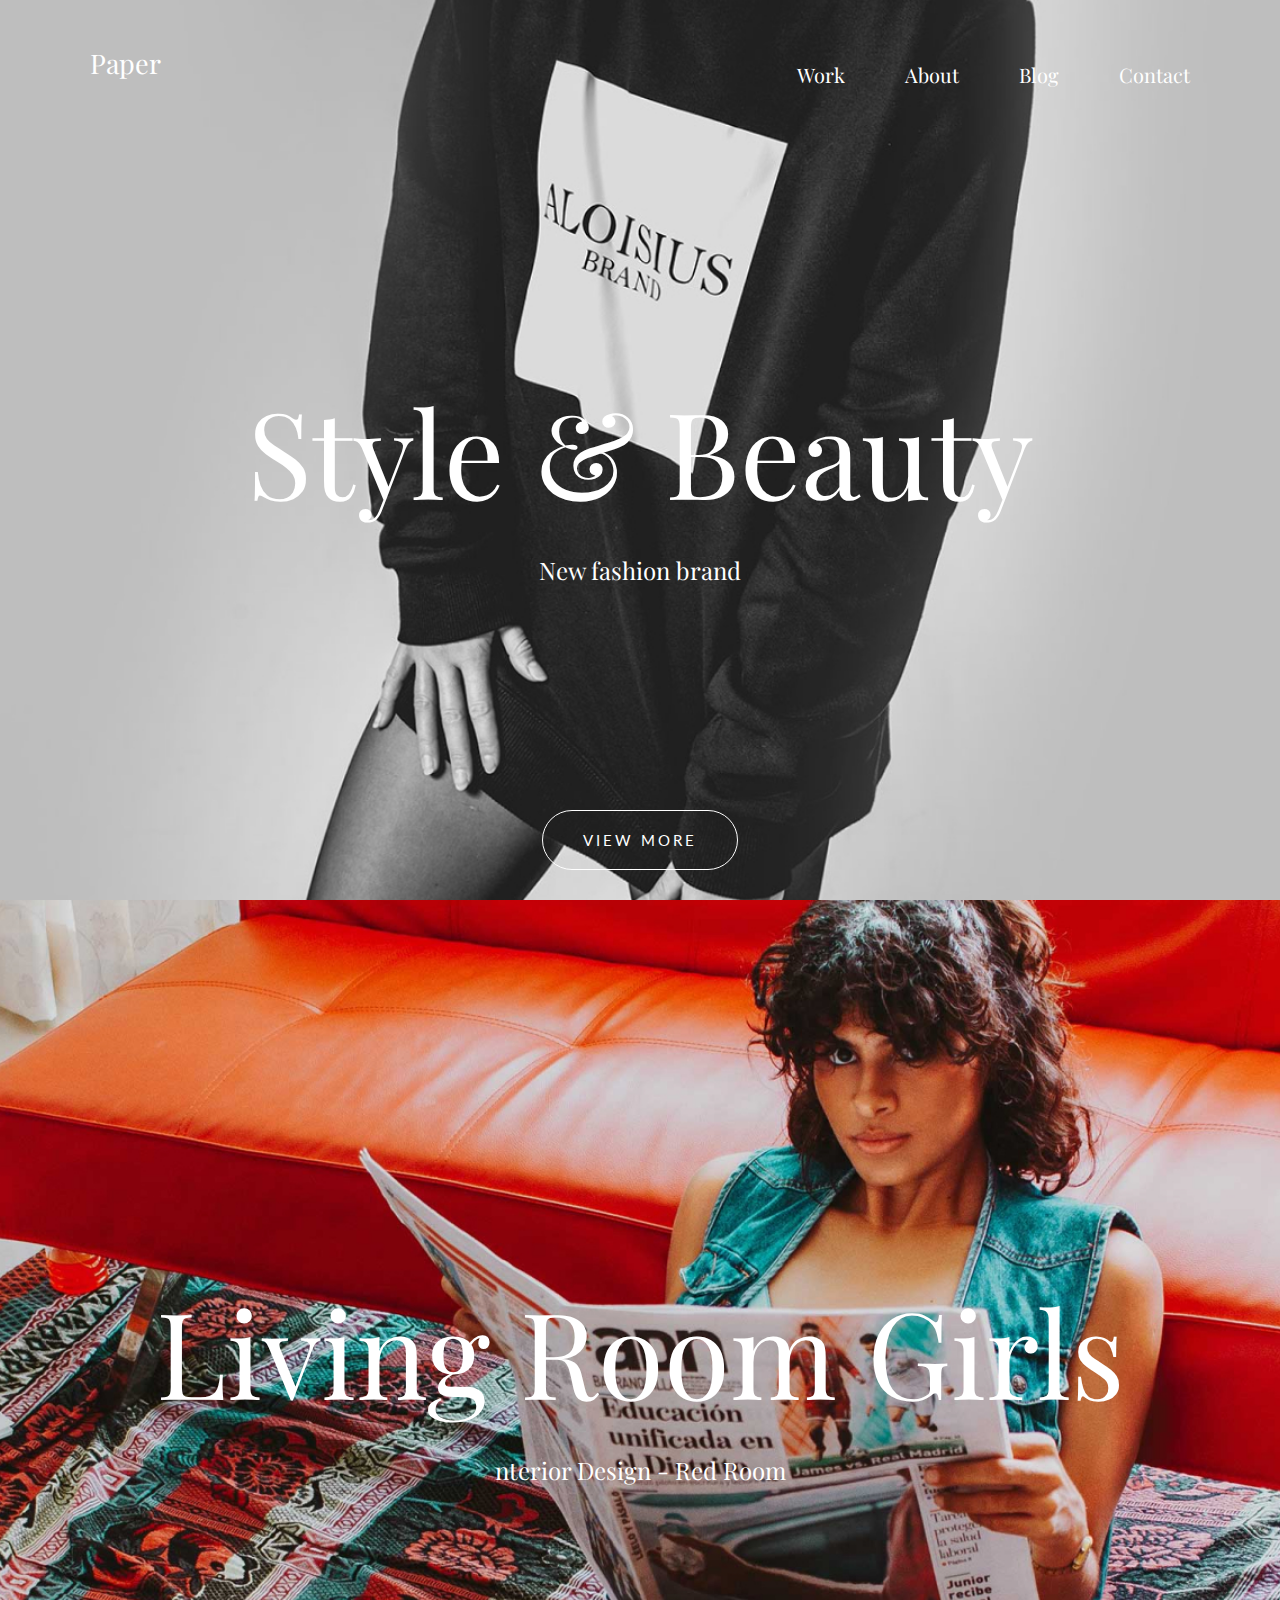
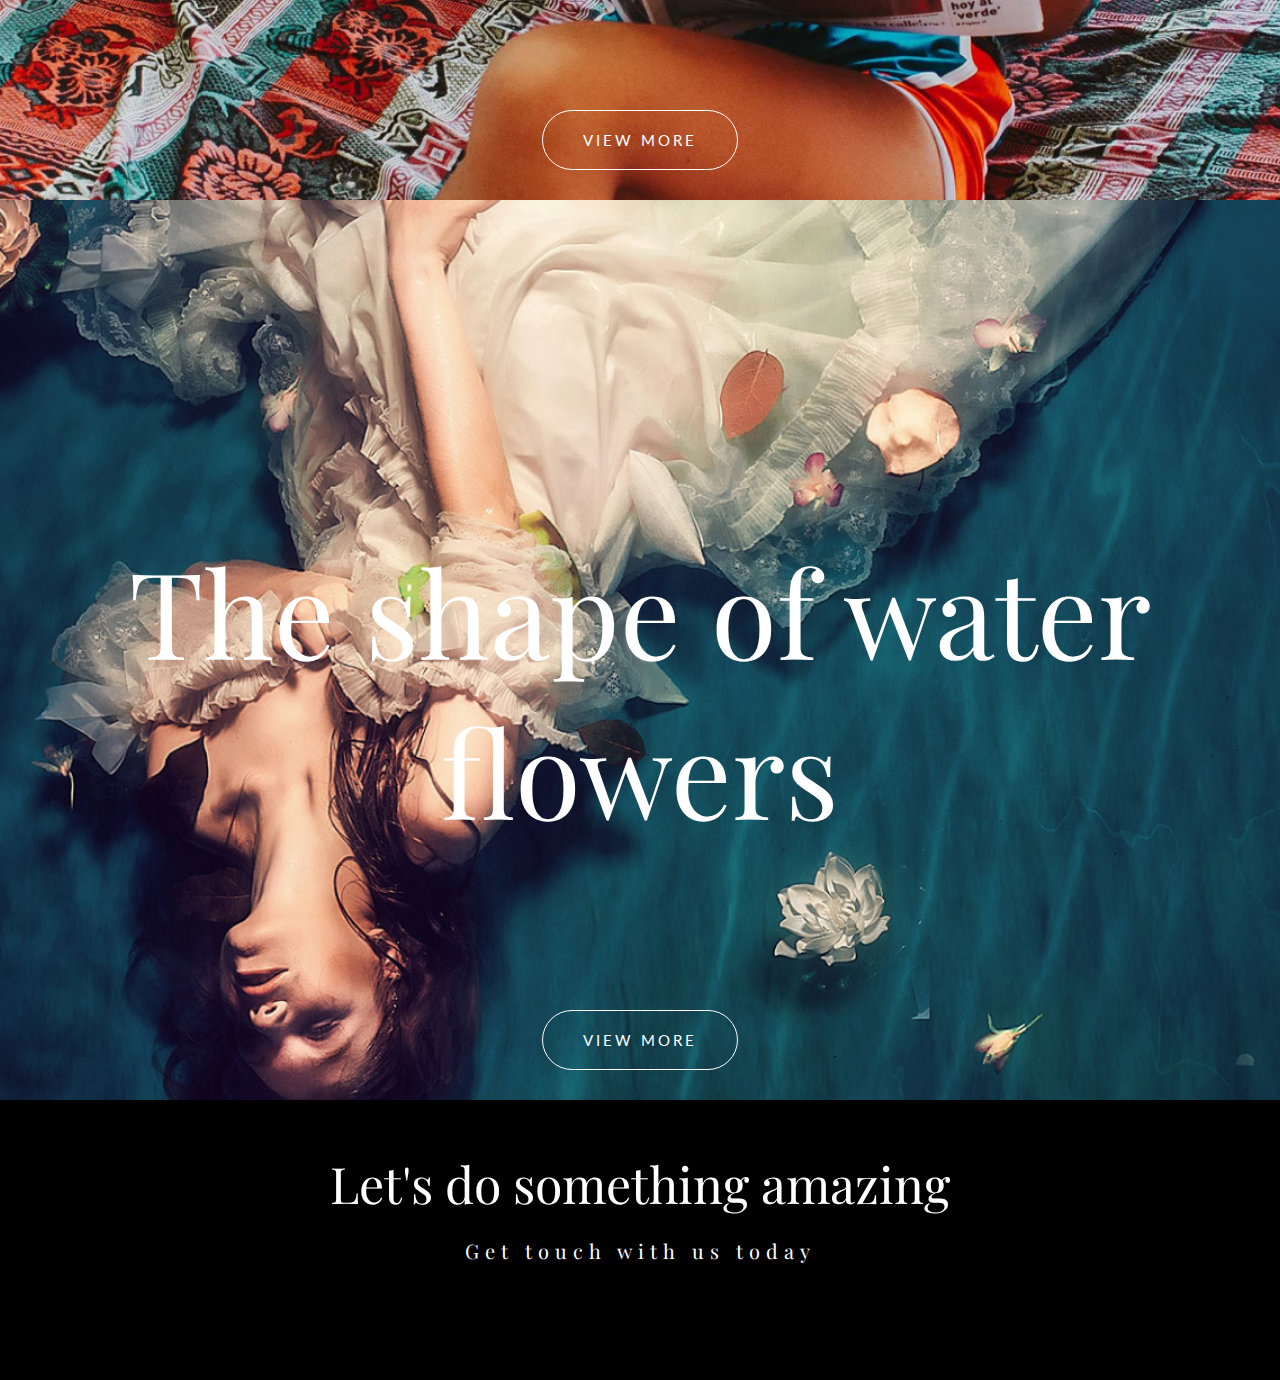
<file: index.html>
<!DOCTYPE html>
<html lang="en">
<head>
<meta charset="UTF-8">
<link rel="stylesheet" href="main.css">
<title>Beautiful Ukraine</title>
<meta name="viewport" content="width=device-width, initial-scale=1, shrink-to-fit=no">
<style>
@import url('https://fonts.googleapis.com/css2?family=Lato:ital,wght@0,100;0,300;0,400;0,700;0,900;1,100;1,300;1,700;1,900&family=Playfair+Display:ital,wght@0,500;0,600;0,700;0,800;0,900;1,400;1,500;1,600;1,700;1,800;1,900&display=swap');
</style>
</head>
<body>
   <div class="home-block">
   	<div class="content-block">
      <div class="nav">
      	   <h2>Paper</h2>
      	   	<ul class="menu">
      	   		<li>Work</li>
      	   		<li>About</li>
      	   		<li>Blog</li>
      	   		<li>Contact</li>
      	   	</ul>
      	   	<button class="menu-open">
      	   	 <img src="img/menu.svg" alt="menu-burger">
      	   </button>
      	   </div>
      	   
      </div>
      <div class="offer">
      	<h1>Style & Beauty</h1>
      	<p>New fashion brand</p>
      </div>
  </div>
      <div class="sec1">
      	<a class="btn" href="index.html">VIEW MORE</a>
      </div>
   </div>
   <div class="second-block">
   	  <div class="offer">
   	  	<h1>Living Room Girls</h1>
   	  	<p>nterior Design - Red Room</p>
   	  </div>
   	  <div class="sec1">
      	<a class="btn" href="index.html">VIEW MORE</a>
      </div>
   </div>
   <div class="third-block">
   	<div class="offer">
   	  	<h1>The shape of water flowers</h1>
   	  	
   	  </div>
   	  <div class="sec1">
      	<a class="btn" href="index.html">VIEW MORE</a>
      </div>  
   </div>
   <div class="footer">
   	  <h1>Let's do something amazing</h1>
   	  <p>Get touch with us today</p>
   </div>
   
	<script src="https://code.jquery.com/jquery-3.5.1.slim.min.js"></script>
	<script src="js/main.js"></script>
</body>
</html>
</file>
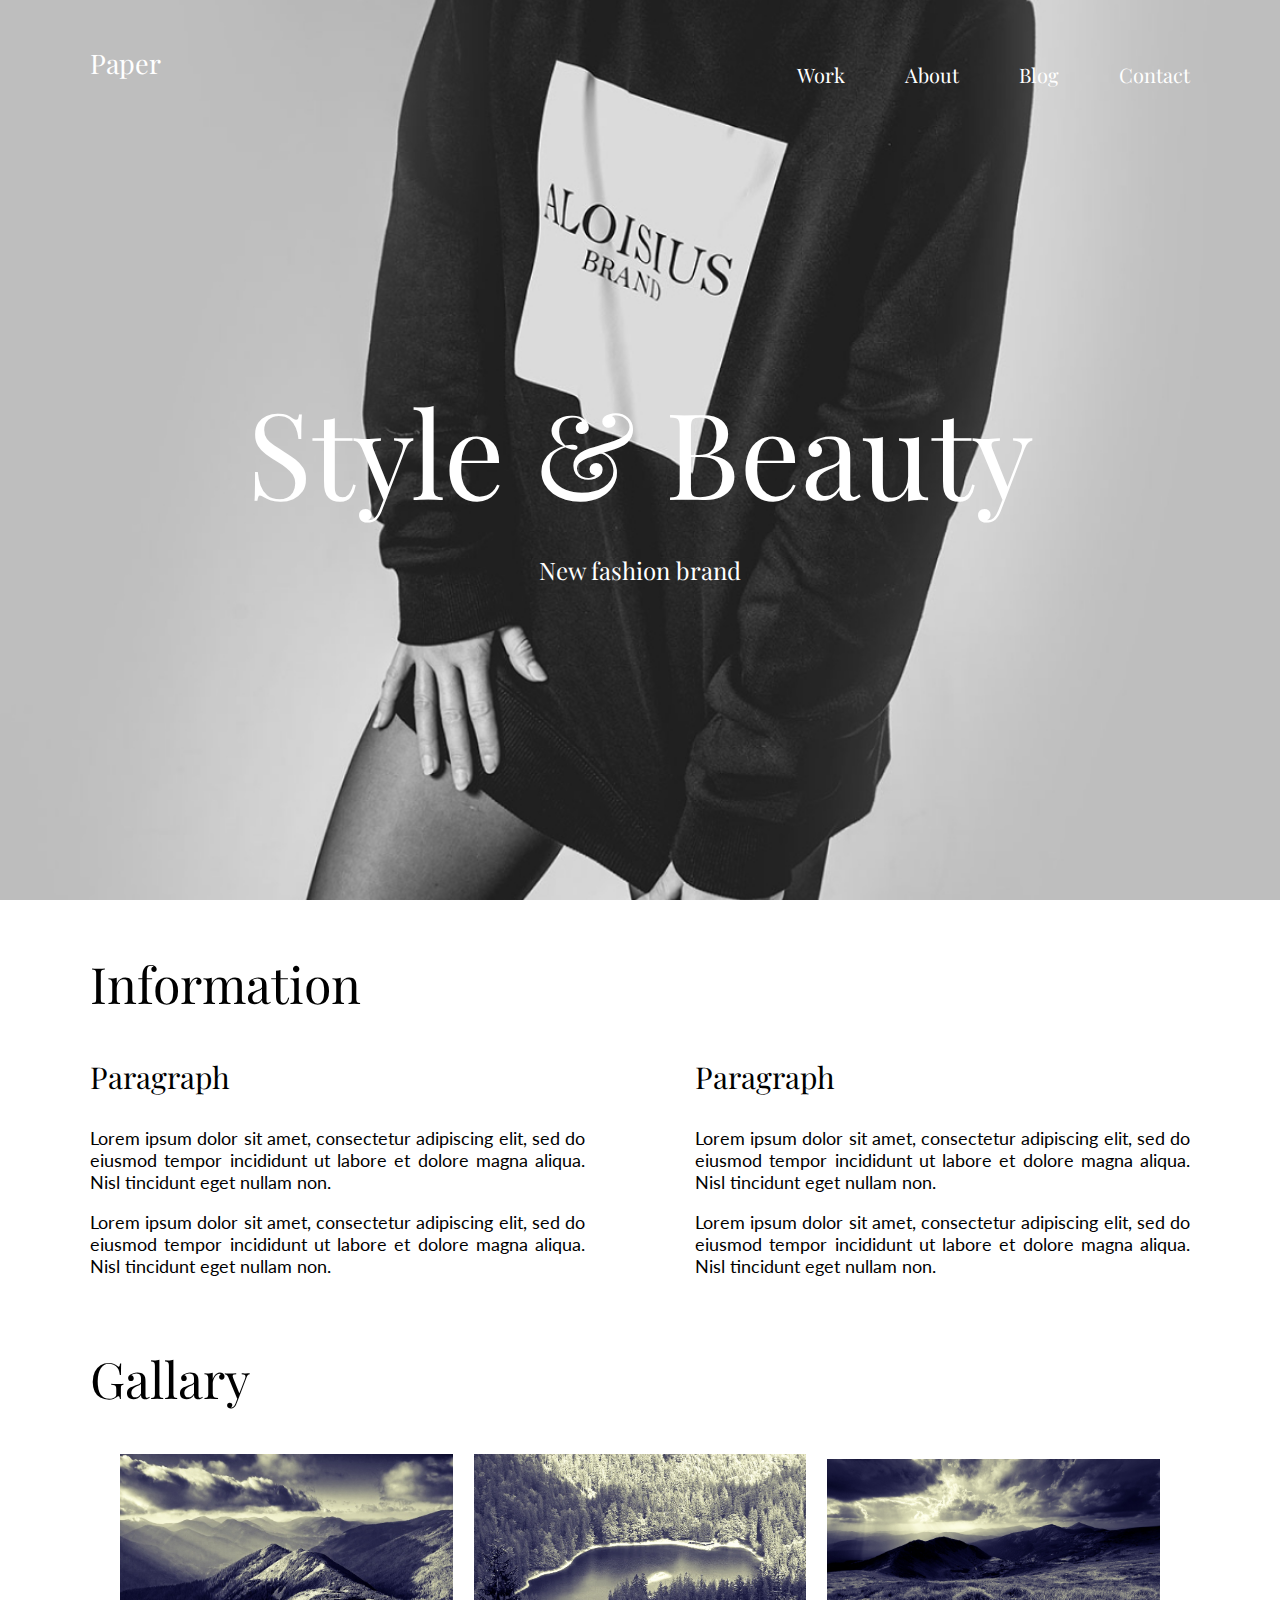
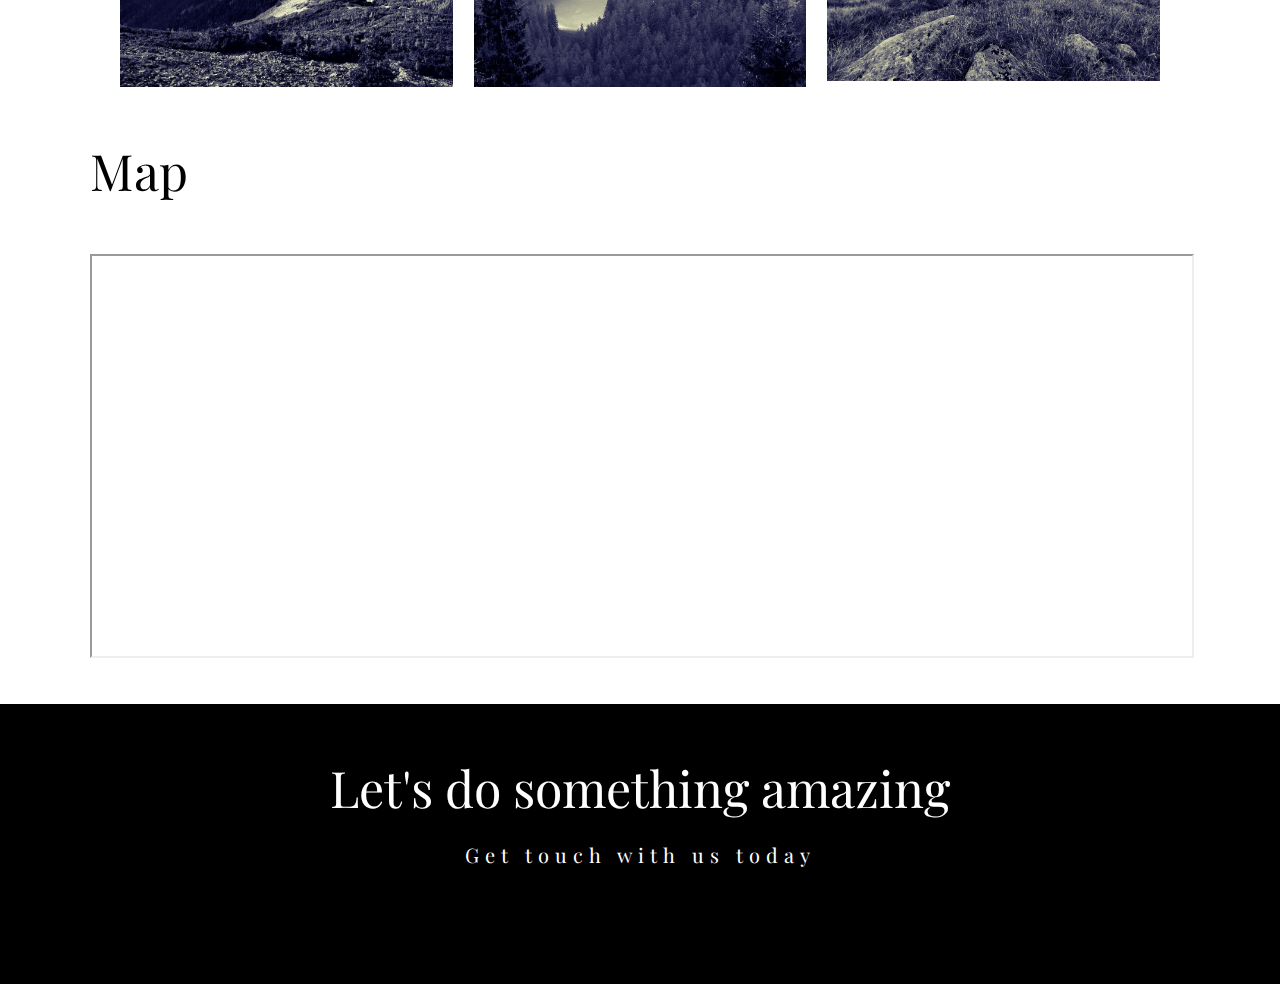
<file: str1.html>
<!DOCTYPE html>
<html lang="en">
<head>
<meta charset="UTF-8">
<link rel="stylesheet" href="main2.css">
<title>Beautiful Ukraine</title>
<meta name="viewport" content="width=device-width, initial-scale=1, shrink-to-fit=no">
<style>
@import url('https://fonts.googleapis.com/css2?family=Lato:ital,wght@0,100;0,300;0,400;0,700;0,900;1,100;1,300;1,700;1,900&family=Playfair+Display:ital,wght@0,500;0,600;0,700;0,800;0,900;1,400;1,500;1,600;1,700;1,800;1,900&display=swap');
</style>
</head>
<body>
   <div class="home-block">
      <div class="content-block">
      <div class="nav">
            <h2>Paper</h2>
               <ul class="menu">
                  <li>Work</li>
                  <li>About</li>
                  <li>Blog</li>
                  <li>Contact</li>
               </ul>
               <button class="menu-open">
                <img src="img/menu.svg" alt="menu-burger">
            </button>
      </div>
      <div class="offer">
         <h1>Style & Beauty</h1>
         <p>New fashion brand</p>
      </div>
   </div>
  </div> 
<div class="description">
<h2>Information</h2>   
   <div class="desc-cont">
      <div class="desc-left">
         <h3>Paragraph</h3>
         <p>Lorem ipsum dolor sit amet, consectetur adipiscing elit, sed do eiusmod tempor incididunt ut labore et dolore magna aliqua. Nisl tincidunt eget nullam non.
         </p>
         <p>Lorem ipsum dolor sit amet, consectetur adipiscing elit, sed do eiusmod tempor incididunt ut labore et dolore magna aliqua. Nisl tincidunt eget nullam non.
         </p>
      </div>
      <div class="desc-right">
         <h3>Paragraph</h3>
         <p>Lorem ipsum dolor sit amet, consectetur adipiscing elit, sed do eiusmod tempor incididunt ut labore et dolore magna aliqua. Nisl tincidunt eget nullam non.
         </p>
         <p>Lorem ipsum dolor sit amet, consectetur adipiscing elit, sed do eiusmod tempor incididunt ut labore et dolore magna aliqua. Nisl tincidunt eget nullam non.
         </p>
      </div>
   </div>
</div>

<div class="gallary">
   <h2>Gallary</h2>
   <div class="foto-col">
      <img  class="img1" src="img/img1.jpg" alt="img1">
      <img  class="img1" src="img/img2.jpg" alt="img1">
      <img  class="img1" class="img2" src="img/img3.jpg" alt="img1">
   </div>
</div>
<div class="maps">
   <h2>Map</h2>
   <div class="map">
   <iframe src="https://www.google.com/maps/embed?pb=!1m18!1m12!1m3!1d42582.46421144039!2d24.46497002812931!3d48.16029418700775!2m3!1f0!2f0!3f0!3m2!1i1024!2i768!4f13.1!3m3!1m2!1s0x4736fd3965b8a627%3A0xf7a31f87d1e4af55!2z0JPQvtCy0LXRgNC70LA!5e0!3m2!1suk!2spl!4v1648746024272!5m2!1suk!2spl" width="" height="" style="border:1 solid white;" allowfullscreen="" loading="lazy" referrerpolicy="no-referrer-when-downgrade" style="border-radius: 30px"></iframe>  
   </div>
</div>
<div class="footer">
        <h1>Let's do something amazing</h1>
        <p>Get touch with us today</p>
   </div>
   <script src="https://code.jquery.com/jquery-3.5.1.slim.min.js"></script>
   <script src="js/main.js"></script>   
</body>
</html>
</file>
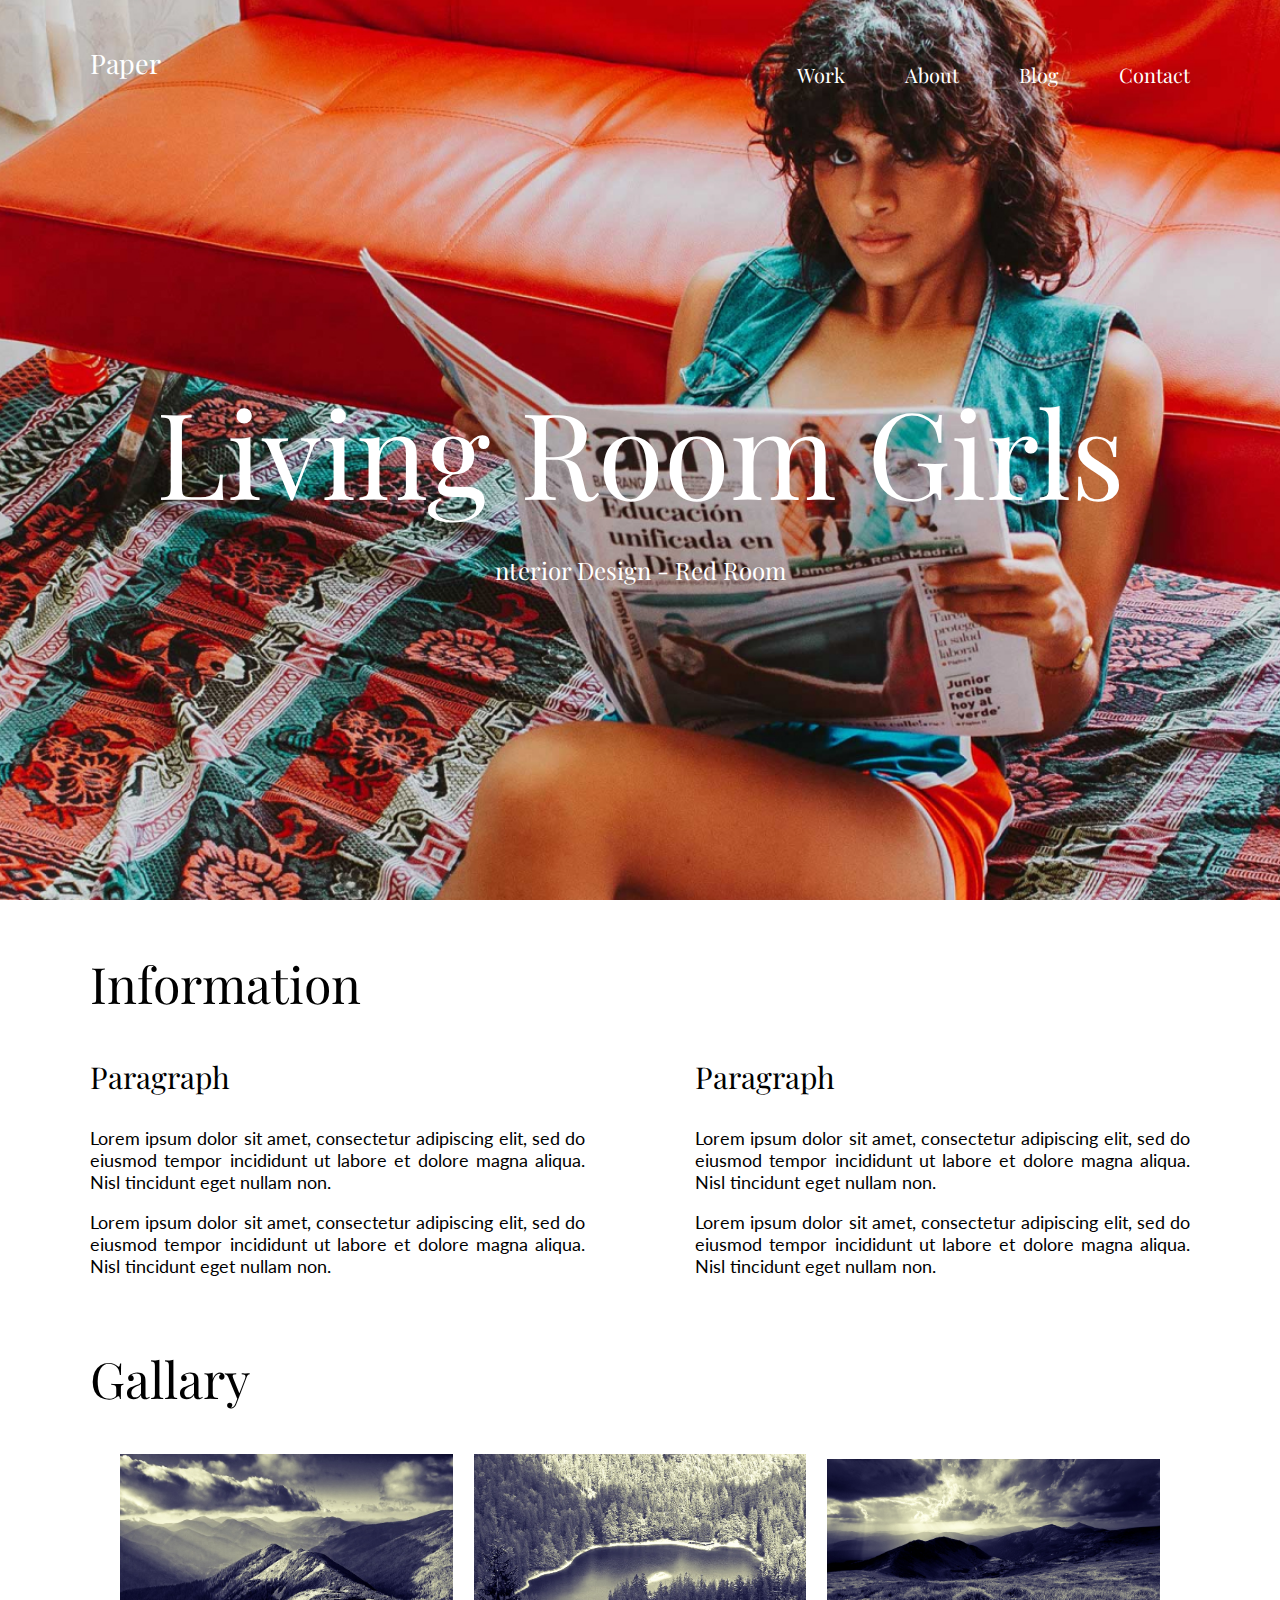
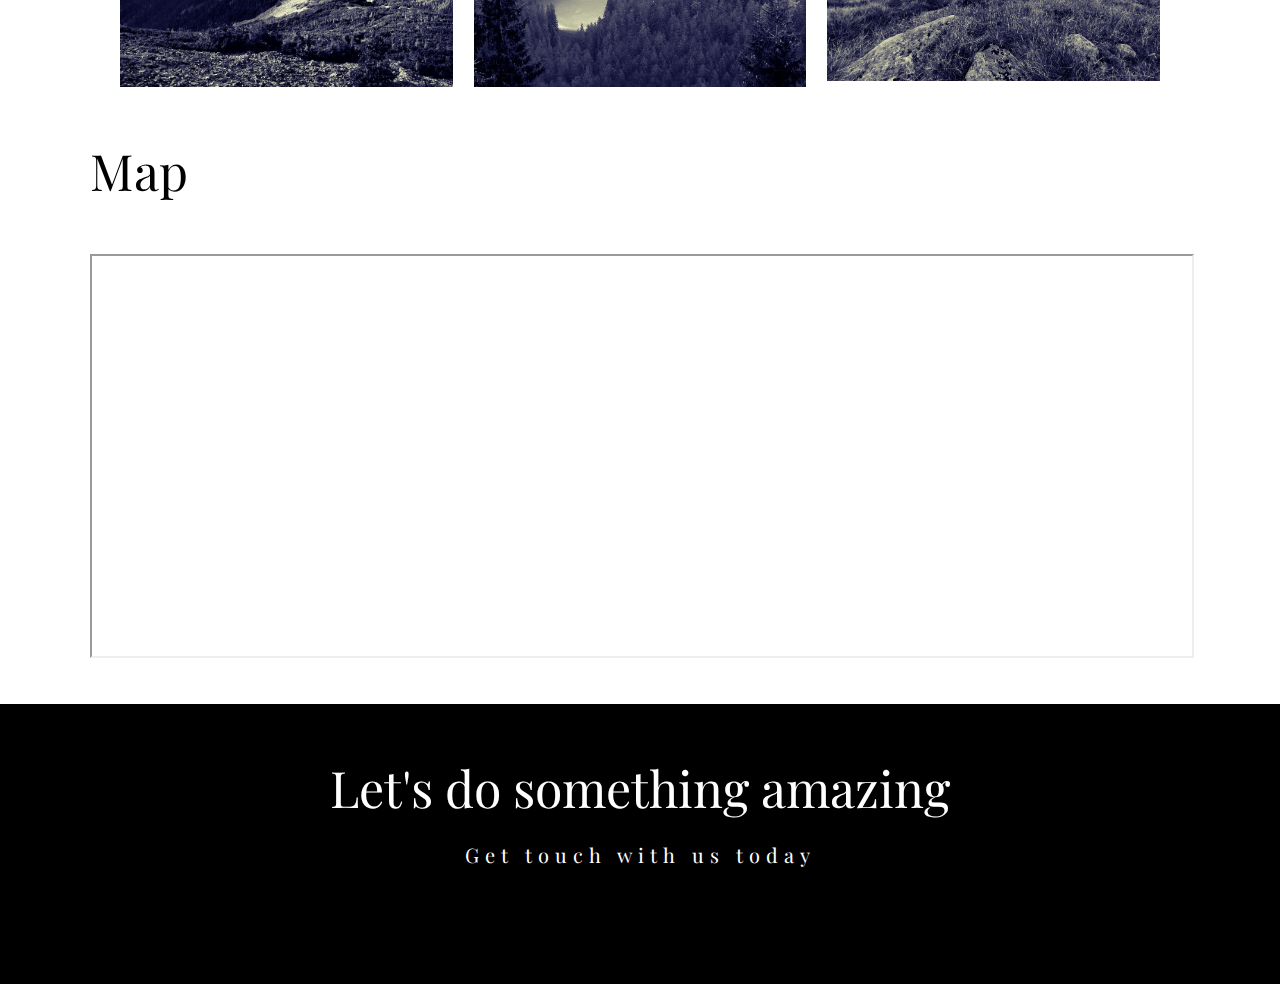
<file: str2.html>
<!DOCTYPE html>
<html lang="en">
<head>
<meta charset="UTF-8">
<link rel="stylesheet" href="main3.css">
<title>Beautiful Ukraine</title>
<meta name="viewport" content="width=device-width, initial-scale=1, shrink-to-fit=no">
<style>
@import url('https://fonts.googleapis.com/css2?family=Lato:ital,wght@0,100;0,300;0,400;0,700;0,900;1,100;1,300;1,700;1,900&family=Playfair+Display:ital,wght@0,500;0,600;0,700;0,800;0,900;1,400;1,500;1,600;1,700;1,800;1,900&display=swap');
</style>
</head>
<body>
   <div class="home-block">
      <div class="content-block">
      <div class="nav">
            <h2>Paper</h2>
               <ul class="menu">
                  <li>Work</li>
                  <li>About</li>
                  <li>Blog</li>
                  <li>Contact</li>
               </ul>
               <button class="menu-open">
                <img src="img/menu.svg" alt="menu-burger">
            </button>
      </div>
      <div class="offer">
         <h1>Living Room Girls</h1>
         <p>nterior Design - Red Room</p>
      </div>
   </div>
  </div> 
<div class="description">
<h2>Information</h2>   
   <div class="desc-cont">
      <div class="desc-left">
         <h3>Paragraph</h3>
         <p>Lorem ipsum dolor sit amet, consectetur adipiscing elit, sed do eiusmod tempor incididunt ut labore et dolore magna aliqua. Nisl tincidunt eget nullam non.
         </p>
         <p>Lorem ipsum dolor sit amet, consectetur adipiscing elit, sed do eiusmod tempor incididunt ut labore et dolore magna aliqua. Nisl tincidunt eget nullam non.
         </p>
      </div>
      <div class="desc-right">
         <h3>Paragraph</h3>
         <p>Lorem ipsum dolor sit amet, consectetur adipiscing elit, sed do eiusmod tempor incididunt ut labore et dolore magna aliqua. Nisl tincidunt eget nullam non.
         </p>
         <p>Lorem ipsum dolor sit amet, consectetur adipiscing elit, sed do eiusmod tempor incididunt ut labore et dolore magna aliqua. Nisl tincidunt eget nullam non.
         </p>
      </div>
   </div>
</div>

<div class="gallary">
   <h2>Gallary</h2>
   <div class="foto-col">
      <img  class="img1" src="img/img1.jpg" alt="img1">
      <img  class="img1" src="img/img2.jpg" alt="img1">
      <img  class="img1" class="img2" src="img/img3.jpg" alt="img1">
   </div>
</div>
<div class="maps">
   <h2>Map</h2>
   <div class="map">
   <iframe src="https://www.google.com/maps/embed?pb=!1m18!1m12!1m3!1d42582.46421144039!2d24.46497002812931!3d48.16029418700775!2m3!1f0!2f0!3f0!3m2!1i1024!2i768!4f13.1!3m3!1m2!1s0x4736fd3965b8a627%3A0xf7a31f87d1e4af55!2z0JPQvtCy0LXRgNC70LA!5e0!3m2!1suk!2spl!4v1648746024272!5m2!1suk!2spl" width="" height="" style="border:1 solid white;" allowfullscreen="" loading="lazy" referrerpolicy="no-referrer-when-downgrade" style="border-radius: 30px"></iframe>  
   </div>
</div>
<div class="footer">
        <h1>Let's do something amazing</h1>
        <p>Get touch with us today</p>
   </div>
   <script src="https://code.jquery.com/jquery-3.5.1.slim.min.js"></script>
   <script src="js/main.js"></script>   
</body>
</html>
</file>
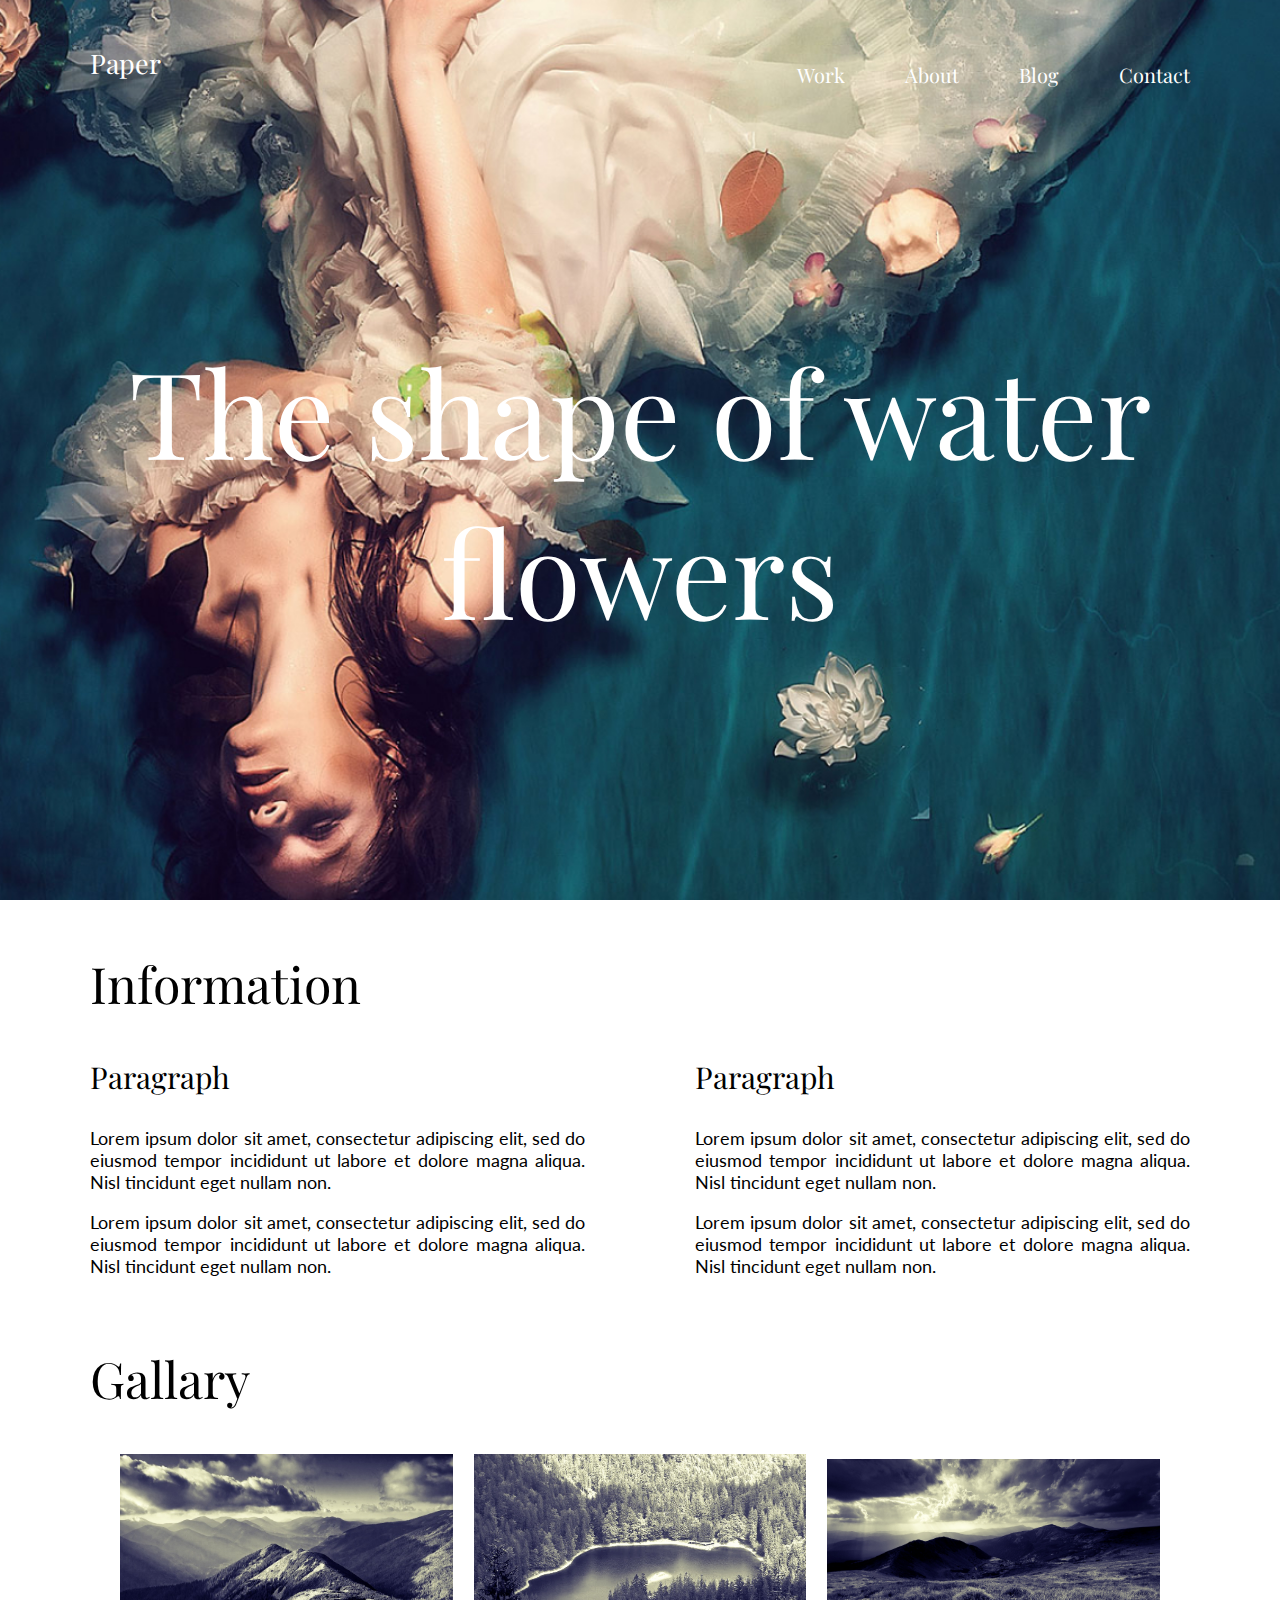
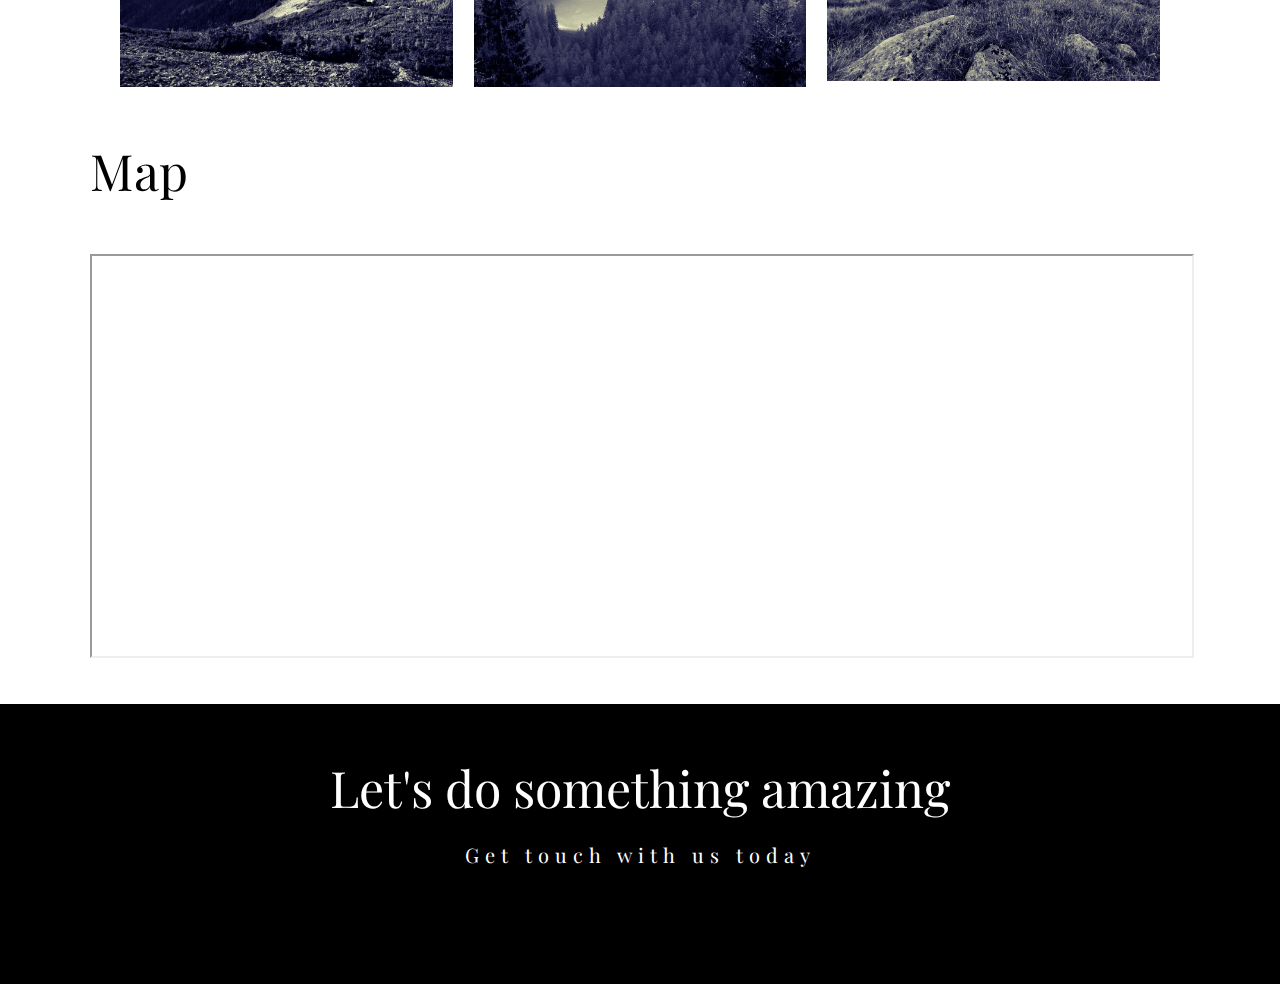
<file: str3.html>
<!DOCTYPE html>
<html lang="en">
<head>
<meta charset="UTF-8">
<link rel="stylesheet" href="main4.css">
<title>Beautiful Ukraine</title>
<meta name="viewport" content="width=device-width, initial-scale=1, shrink-to-fit=no">
<style>
@import url('https://fonts.googleapis.com/css2?family=Lato:ital,wght@0,100;0,300;0,400;0,700;0,900;1,100;1,300;1,700;1,900&family=Playfair+Display:ital,wght@0,500;0,600;0,700;0,800;0,900;1,400;1,500;1,600;1,700;1,800;1,900&display=swap');
</style>
</head>
<body>
   <div class="home-block">
      <div class="content-block">
      <div class="nav">
            <h2>Paper</h2>
               <ul class="menu">
                  <li>Work</li>
                  <li>About</li>
                  <li>Blog</li>
                  <li>Contact</li>
               </ul>
               <button class="menu-open">
                <img src="img/menu.svg" alt="menu-burger">
            </button>
      </div>
      <div class="offer">
         <h1>The shape of water flowers</h1>
      </div>
   </div>
  </div> 
<div class="description">
<h2>Information</h2>   
   <div class="desc-cont">
      <div class="desc-left">
         <h3>Paragraph</h3>
         <p>Lorem ipsum dolor sit amet, consectetur adipiscing elit, sed do eiusmod tempor incididunt ut labore et dolore magna aliqua. Nisl tincidunt eget nullam non.
         </p>
         <p>Lorem ipsum dolor sit amet, consectetur adipiscing elit, sed do eiusmod tempor incididunt ut labore et dolore magna aliqua. Nisl tincidunt eget nullam non.
         </p>
      </div>
      <div class="desc-right">
         <h3>Paragraph</h3>
         <p>Lorem ipsum dolor sit amet, consectetur adipiscing elit, sed do eiusmod tempor incididunt ut labore et dolore magna aliqua. Nisl tincidunt eget nullam non.
         </p>
         <p>Lorem ipsum dolor sit amet, consectetur adipiscing elit, sed do eiusmod tempor incididunt ut labore et dolore magna aliqua. Nisl tincidunt eget nullam non.
         </p>
      </div>
   </div>
</div>

<div class="gallary">
   <h2>Gallary</h2>
   <div class="foto-col">
      <img  class="img1" src="img/img1.jpg" alt="img1">
      <img  class="img1" src="img/img2.jpg" alt="img1">
      <img  class="img1" class="img2" src="img/img3.jpg" alt="img1">
   </div>
</div>
<div class="maps">
   <h2>Map</h2>
   <div class="map">
   <iframe src="https://www.google.com/maps/embed?pb=!1m18!1m12!1m3!1d42582.46421144039!2d24.46497002812931!3d48.16029418700775!2m3!1f0!2f0!3f0!3m2!1i1024!2i768!4f13.1!3m3!1m2!1s0x4736fd3965b8a627%3A0xf7a31f87d1e4af55!2z0JPQvtCy0LXRgNC70LA!5e0!3m2!1suk!2spl!4v1648746024272!5m2!1suk!2spl" width="" height="" style="border:1 solid white;" allowfullscreen="" loading="lazy" referrerpolicy="no-referrer-when-downgrade" style="border-radius: 30px"></iframe>  
   </div>
</div>
<div class="footer">
        <h1>Let's do something amazing</h1>
        <p>Get touch with us today</p>
   </div>
   <script src="https://code.jquery.com/jquery-3.5.1.slim.min.js"></script>
   <script src="js/main.js"></script>   
</body>
</html>
</file>
<file: main.css>
body {
	font-family: 'Playfair Display', serif;
	margin: 0 auto;
	padding: 0 auto;
	color: white;
}
.home-block {
	width: 100%;
	height: 100vh;
	background: url('img/IMAGE (1).jpg') no-repeat center / cover;
	position: relative;
}
.content-block {
	width: 1100px;
	margin: 0 auto;
}
.nav {
	margin: 0 auto;
	padding-top: 45px;
    width: 100%;
    display: flex;
    justify-content: space-between;
    align-items: center;
}
.menu ul{
	display:flex;

}
.menu li {
	margin-right: 60px;
	font-family: 'Playfair Display', serif;
	font-size: 20px;
	font-weight: 400;
	list-style-type: none;
}
li:last-child{
    margin-right: 0px;
}
h2 {
	margin-top: 0px;
	padding: 0px;
	font-weight: 400;
	z-index: 11;
	font-size: 27px;
}
.menu {
	display: flex;
}
.menu-open {
	background: none;
    border: none;
    margin-left: 20px;
    display: none
}
.home-block .show-menu {
	display: block;
	position: absolute;
    background: rgba(0,0,0,0.4);
    left: 0;
    top: 0;
    width: 50%;
    padding: 40px 20px 20px 40px;
    z-index: 1000;
}
}

.menu .show-menu li {
	margin-bottom: 20px;
}
.second-block {
	width: 100%;
	height: 100vh;
    background: url('img/IMAGE (2).jpg') no-repeat center / cover;
}
.third-block {
	width: 100%;
	height: 100vh;
    background: url('img/IMAGE (3).jpg') no-repeat center / cover;
}
h1 {
	font-weight: 400;
	font-size: 120px;
	margin-bottom: 0px;
}
.offer {
	position: absolute;
	left: 50%;
	top: 50%;
    transform: translate(-50% , -50%);
    width: 100%;
    text-align: center;
}
.offer p {
	font-weight: 100;
	font-size: 24px;
}
.btn {
	padding-left: 40px;
	padding-right: 40px;
	padding-top: 20px;
	padding-bottom: 20px;
	font-size: 15px;
	font-weight: 400;
	text-transform: uppercase;
	border: 1px solid white;
	border-radius: 30px;
	text-decoration: none;
	color: white;
	font-family: 'Lato';
	position: absolute;
	bottom: 0;
	left: 50%;
	margin-bottom: 30px;
	transform:translateX(-50%);
	letter-spacing: 0.2em;
}
.btn:hover {
	padding-left: 40px;
	padding-right: 40px;
	padding-top: 20px;
	padding-bottom: 20px;
	font-size: 15px;
	font-weight: 400;
	text-transform: uppercase;
	border: 1px solid white;
	border-radius: 30px;
	text-decoration: none;
	color: black;
	font-family: 'Lato';
	position: absolute;
	bottom: 0;
	left: 50%;
	margin-bottom: 30px;
	transform:translateX(-50%);
	letter-spacing: 0.2em;
	background: white;
	transition: all 0.5s ease;
}
.second-block {
	position: relative;
}
.third-block {
	position: relative;
}
.footer h1 {
	color: white;
	font-size: 50px;
	margin: 0 auto;
    text-align: center;
}
.footer p {
	color: white;
	text-align: center;
	font-weight: 100;
	font-size: 20px;
	letter-spacing: 0.3em;
}
.footer{
	height: 20vh;
	background: black;
	padding-top: 50px;
	padding-bottom: 50px;
}
@media screen and (max-width: 1099px) {
	.content-block {
		width: 960px;
	}
}
@media screen and (max-width: 991px) {
   .content-block {
       width: 720px;
   }
   
}
@media screen and (max-width: 768px) {
	.content-block {
		width: 540px;
	}
	.menu {
		display: none;
	}
	.menu-open {
		display: block;
	}
	.menu li {
		margin-bottom: 15px;
	}
}
@media screen and (max-width: 540px) {
   .content-block {
		width: 90%;
	}
	.offer h1 {
		font-size: 70px;
	}
	.offer p {
    	font-size: 23px;
    }
    .nav {
    	padding-top: 25px;
    }
    .btn {
	padding-left: 30px;
	padding-right: 30px;
	padding-top: 10px;
	padding-bottom: 10px;
	font-size: 10px;
	font-weight: 400;
	text-transform: uppercase;
	border: 1px solid white;
	border-radius: 30px;
	text-decoration: none;
	color: white;
	font-family: 'Lato';
	position: absolute;
	bottom: 0;
	left: 50%;
	margin-bottom: 30px;
	transform:translateX(-50%);
	letter-spacing: 0.2em;
}
.footer h1 {
	font-size: 35px;
}
.footer p {
	font-size: 20px;
	letter-spacing: 0.1em;
}
.menu li {
	margin-bottom: 15px;
}
}

}
</file>
<file: main2.css>
body {
	font-family: 'Playfair Display', serif;
	margin: 0 auto;
	padding: 0 auto;
	color: white;
}
.home-block {
	width: 100%;
	height: 100vh;
	background: url('img/IMAGE (1).jpg') no-repeat center / cover;
	position: relative;
}
.content-block {
	width: 1100px;
	margin: 0 auto;
}
.menu-open {
	background: none;
    border: none;
    margin-left: 20px;
    display: none
}
.home-block .show-menu {
	display: block;
	position: absolute;
    background: rgba(0,0,0,0.4);
    left: 0;
    top: 0;
    width: 50%;
    padding: 40px 20px 20px 40px;
    z-index: 1000;
}
.menu {
	display: flex;
}

.menu .show-menu li {
	margin-bottom: 20px;
}
.nav {
	margin: 0 auto;
	padding-top: 45px;
    width: 100%;
    display: flex;
    justify-content: space-between;
    align-items: center;
}
.menu ul{
	display:flex;

}
.menu li {
	margin-right: 60px;
	font-family: 'Playfair Display', serif;
	font-size: 20px;
	font-weight: 400;
	list-style-type: none;
}
li:last-child{
    margin-right: 0px;
}
h2 {
	margin-top: 0px;
	padding: 0px;
	font-weight: 400;
	z-index: 11;
	font-size: 27px;
}
h1 {
	font-weight: 400;
	font-size: 120px;
	margin-bottom: 0px;
}
.offer {
	position: absolute;
	left: 50%;
	top: 50%;
    transform: translate(-50% , -50%);
    width: 100%;
    text-align: center;
}
.offer p {
	font-weight: 100;
	font-size: 24px;
}
.desc-cont {
	width: 100%;
	margin: 0 auto;
	display: flex;
	justify-content: space-between;
	align-items: center;
}
.desc-right {
    width: 45%;
}
.desc-left {
	width: 45%;
}
.desc-right p {
	color: black;
	font-family: 'Lato';
	text-align: justify;
	font-size: 18px;
}
.desc-left p {
	color: black;
	font-family: 'Lato';
	text-align: justify;
	font-size: 18px;
}
.description {
	width: 1100px;
	margin: 0 auto;
	margin-top: 50px;
	margin-bottom: 50px;
}
.description h2 {
	color: black;
	font-size: 50px;
	margin-bottom: 10px;
}
.desc-right h3 {
	color: black;
	font-weight: 400;
	font-size: 30px;

}
.desc-left h3 {
	color: black;
	font-weight: 400;
	font-size: 30px;
}
.gallary {
	width: 1100px;
	margin: 0 auto;
	margin-bottom: 50px;
}
.gallary h2 {
    color: black;
	font-size: 50px;
}
.foto-col {
	display: flex;
	justify-content: space-between;
	align-items: center;
	padding-left: 30px;
	padding-right: 30px;

}
.img1 {
	width: 32%;
	height: 100%;
}
.maps h2 {
	color: black;
	font-size: 50px;
	margin-bottom: 50px;
}
.maps {
	width: 1100px;
	margin: 0 auto;
	margin-bottom: 50px;
}
.map {
	width: 100%;
	border: 30px;
	margin: 0 auto;
	height: 400px;
}
iframe {
	width: 100%;
	height: 100%;
}
.footer h1 {
	color: white;
	font-size: 50px;
	margin: 0 auto;
    text-align: center;
}
.footer p {
	color: white;
	text-align: center;
	font-weight: 100;
	font-size: 20px;
	letter-spacing: 0.3em;
}
.footer{
	height: 20vh;
	background: black;
	padding-top: 50px;
	padding-bottom: 50px;
}
@media screen and (max-width: 1099px) {
   .content-block {
       width: 960px;
   }
   .description {
   	   width: 960px;
   }
   .gallary {
   	   width: 960px;
   }
   .maps {
   	   width: 960px;
   }
   .foto-col {
   	padding: 0;
   }
}
@media screen and (max-width: 991px) {
   .content-block {
       width: 720px;
   }
   .description {
   	   width: 720px;
   }
   .gallary {
   	   width: 720px;
   }
   .maps {
   	   width: 720px;
   }
   .foto-col {
   	padding: 0;
   }
}
@media screen and (max-width: 768px) {
	.content-block {
		width: 540px;
	}
	.description {
		width: 540px;
	}
	.gallary {
		width: 540px;
	}
	.maps {
		width: 540px;
	}
	.foto-col {
		display: block;
	}
	.img1 {
		width: 100%;
		height: 100%;
		padding-bottom: 10px;
	}
	.img2{
		padding-bottom: 0px;
	}
	.desc-cont {
		display: block;
	}
	.desc-left {
		width: 100%;
	}
	.desc-right {
		width: 100%;
	}
	.menu {
		display: none;
	}
	.menu-open {
		display: block;
	}
	.menu li {
		margin-bottom: 15px;
	}
}
@media screen and (max-width: 540px) {
    .content-block {
    	width: 90%;
    }
    .description {
    	width: 90%;
    }
    .gallary {
    	width: 90%;
    }
    .maps {
    	width: 90%;
    }
    .offer h1 {
    	font-size: 90px; 
    }
    .footer h1 {
	font-size: 35px;
}
.footer p {
	font-size: 20px;
	letter-spacing: 0.1em;
}
.menu li {
	margin-bottom: 15px;
}
    
}

}
</file>
<file: main3.css>
body {
	font-family: 'Playfair Display', serif;
	margin: 0 auto;
	padding: 0 auto;
	color: white;
}
.home-block {
	width: 100%;
	height: 100vh;
	background: url('img/IMAGE (2).jpg') no-repeat center / cover;
	position: relative;
}
.content-block {
	width: 1100px;
	margin: 0 auto;
}
.menu-open {
	background: none;
    border: none;
    margin-left: 20px;
    display: none
}
.home-block .show-menu {
	display: block;
	position: absolute;
    background: rgba(0,0,0,0.4);
    left: 0;
    top: 0;
    width: 50%;
    padding: 40px 20px 20px 40px;
    z-index: 1000;
}
.menu {
	display: flex;
}

.menu .show-menu li {
	margin-bottom: 20px;
}
.nav {
	margin: 0 auto;
	padding-top: 45px;
    width: 100%;
    display: flex;
    justify-content: space-between;
    align-items: center;
}
.menu ul{
	display:flex;

}
.menu li {
	margin-right: 60px;
	font-family: 'Playfair Display', serif;
	font-size: 20px;
	font-weight: 400;
	list-style-type: none;
}
li:last-child{
    margin-right: 0px;
}
h2 {
	margin-top: 0px;
	padding: 0px;
	font-weight: 400;
	z-index: 11;
	font-size: 27px;
}
h1 {
	font-weight: 400;
	font-size: 120px;
	margin-bottom: 0px;
}
.offer {
	position: absolute;
	left: 50%;
	top: 50%;
    transform: translate(-50% , -50%);
    width: 100%;
    text-align: center;
}
.offer p {
	font-weight: 100;
	font-size: 24px;
}
.desc-cont {
	width: 100%;
	margin: 0 auto;
	display: flex;
	justify-content: space-between;
	align-items: center;
}
.desc-right {
    width: 45%;
}
.desc-left {
	width: 45%;
}
.desc-right p {
	color: black;
	font-family: 'Lato';
	text-align: justify;
	font-size: 18px;
}
.desc-left p {
	color: black;
	font-family: 'Lato';
	text-align: justify;
	font-size: 18px;
}
.description {
	width: 1100px;
	margin: 0 auto;
	margin-top: 50px;
	margin-bottom: 50px;
}
.description h2 {
	color: black;
	font-size: 50px;
	margin-bottom: 10px;
}
.desc-right h3 {
	color: black;
	font-weight: 400;
	font-size: 30px;

}
.desc-left h3 {
	color: black;
	font-weight: 400;
	font-size: 30px;
}
.gallary {
	width: 1100px;
	margin: 0 auto;
	margin-bottom: 50px;
}
.gallary h2 {
    color: black;
	font-size: 50px;
}
.foto-col {
	display: flex;
	justify-content: space-between;
	align-items: center;
	padding-left: 30px;
	padding-right: 30px;

}
.img1 {
	width: 32%;
	height: 100%;
}
.maps h2 {
	color: black;
	font-size: 50px;
	margin-bottom: 50px;
}
.maps {
	width: 1100px;
	margin: 0 auto;
	margin-bottom: 50px;
}
.map {
	width: 100%;
	border: 30px;
	margin: 0 auto;
	height: 400px;
}
iframe {
	width: 100%;
	height: 100%;
}
.footer h1 {
	color: white;
	font-size: 50px;
	margin: 0 auto;
    text-align: center;
}
.footer p {
	color: white;
	text-align: center;
	font-weight: 100;
	font-size: 20px;
	letter-spacing: 0.3em;
}
.footer{
	height: 20vh;
	background: black;
	padding-top: 50px;
	padding-bottom: 50px;
}
@media screen and (max-width: 1099px) {
   .content-block {
       width: 768px;
   }
   .description {
   	   width: 768px;
   }
   .gallary {
   	   width: 768px;
   }
   .maps {
   	   width: 768px;
   }
   .foto-col {
   	padding: 0;
   }
}
@media screen and (max-width: 991px) {
   .content-block {
       width: 720px;
   }
   .description {
   	   width: 720px;
   }
   .gallary {
   	   width: 720px;
   }
   .maps {
   	   width: 720px;
   }
   .foto-col {
   	padding: 0;
   }
}
@media screen and (max-width: 768px) {
	.content-block {
		width: 540px;
	}
	.description {
		width: 540px;
	}
	.gallary {
		width: 540px;
	}
	.maps {
		width: 540px;
	}
	.foto-col {
		display: block;
	}
	.img1 {
		width: 100%;
		height: 100%;
		padding-bottom: 10px;
	}
	.img2{
		padding-bottom: 0px;
	}
	.desc-cont {
		display: block;
	}
	.desc-left {
		width: 100%;
	}
	.desc-right {
		width: 100%;
	}
	.menu {
		display: none;
	}
	.menu-open {
		display: block;
	}
	.menu li {
		margin-bottom: 15px;
	}
}
@media screen and (max-width: 540px) {
    .content-block {
    	width: 90%;
    }
    .description {
    	width: 90%;
    }
    .gallary {
    	width: 90%;
    }
    .maps {
    	width: 90%;
    }
    .offer h1 {
    	font-size: 90px; 
    }
    .footer h1 {
	font-size: 35px;
}
.footer p {
	font-size: 20px;
	letter-spacing: 0.1em;
}
.menu li {
	margin-bottom: 15px;
}
    
}

}
</file>
<file: main4.css>
body {
	font-family: 'Playfair Display', serif;
	margin: 0 auto;
	padding: 0 auto;
	color: white;
}
.home-block {
	width: 100%;
	height: 100vh;
	background: url('img/IMAGE (3).jpg') no-repeat center / cover;
	position: relative;
}
.content-block {
	width: 1100px;
	margin: 0 auto;
}
.menu-open {
	background: none;
    border: none;
    margin-left: 20px;
    display: none
}
.home-block .show-menu {
	display: block;
	position: absolute;
    background: rgba(0,0,0,0.4);
    left: 0;
    top: 0;
    width: 50%;
    padding: 40px 20px 20px 40px;
    z-index: 1000;
}
.menu {
	display: flex;
}

.menu .show-menu li {
	margin-bottom: 20px;
}
.nav {
	margin: 0 auto;
	padding-top: 45px;
    width: 100%;
    display: flex;
    justify-content: space-between;
    align-items: center;
}
.menu ul{
	display:flex;

}
.menu li {
	margin-right: 60px;
	font-family: 'Playfair Display', serif;
	font-size: 20px;
	font-weight: 400;
	list-style-type: none;
}
li:last-child{
    margin-right: 0px;
}
h2 {
	margin-top: 0px;
	padding: 0px;
	font-weight: 400;
	z-index: 11;
	font-size: 27px;
}
h1 {
	font-weight: 400;
	font-size: 120px;
	margin-bottom: 0px;
}
.offer {
	position: absolute;
	left: 50%;
	top: 50%;
    transform: translate(-50% , -50%);
    width: 100%;
    text-align: center;
}
.offer p {
	font-weight: 100;
	font-size: 24px;
}
.desc-cont {
	width: 100%;
	margin: 0 auto;
	display: flex;
	justify-content: space-between;
	align-items: center;
}
.desc-right {
    width: 45%;
}
.desc-left {
	width: 45%;
}
.desc-right p {
	color: black;
	font-family: 'Lato';
	text-align: justify;
	font-size: 18px;
}
.desc-left p {
	color: black;
	font-family: 'Lato';
	text-align: justify;
	font-size: 18px;
}
.description {
	width: 1100px;
	margin: 0 auto;
	margin-top: 50px;
	margin-bottom: 50px;
}
.description h2 {
	color: black;
	font-size: 50px;
	margin-bottom: 10px;
}
.desc-right h3 {
	color: black;
	font-weight: 400;
	font-size: 30px;

}
.desc-left h3 {
	color: black;
	font-weight: 400;
	font-size: 30px;
}
.gallary {
	width: 1100px;
	margin: 0 auto;
	margin-bottom: 50px;
}
.gallary h2 {
    color: black;
	font-size: 50px;
}
.foto-col {
	display: flex;
	justify-content: space-between;
	align-items: center;
	padding-left: 30px;
	padding-right: 30px;

}
.img1 {
	width: 32%;
	height: 100%;
}
.maps h2 {
	color: black;
	font-size: 50px;
	margin-bottom: 50px;
}
.maps {
	width: 1100px;
	margin: 0 auto;
	margin-bottom: 50px;
}
.map {
	width: 100%;
	border: 30px;
	margin: 0 auto;
	height: 400px;
}
iframe {
	width: 100%;
	height: 100%;
}
.footer h1 {
	color: white;
	font-size: 50px;
	margin: 0 auto;
    text-align: center;
}
.footer p {
	color: white;
	text-align: center;
	font-weight: 100;
	font-size: 20px;
	letter-spacing: 0.3em;
}
.footer{
	height: 20vh;
	background: black;
	padding-top: 50px;
	padding-bottom: 50px;
}
@media screen and (max-width: 1099px) {
   .content-block {
       width: 960px;
   }
   .description {
   	   width: 960px;
   }
   .gallary {
   	   width: 960px;
   }
   .maps {
   	   width: 960px;
   }
   .foto-col {
   	padding: 0;
   }
}
@media screen and (max-width: 991px) {
   .content-block {
       width: 720px;
   }
   .description {
   	   width: 720px;
   }
   .gallary {
   	   width: 720px;
   }
   .maps {
   	   width: 720px;
   }
   .foto-col {
   	padding: 0;
   }
}

@media screen and (max-width: 768px) {
	.content-block {
		width: 540px;
	}
	.description {
		width: 540px;
	}
	.gallary {
		width: 540px;
	}
	.maps {
		width: 540px;
	}
	.foto-col {
		display: block;
	}
	.img1 {
		width: 100%;
		height: 100%;
		padding-bottom: 10px;
	}
	.img2{
		padding-bottom: 0px;
	}
	.desc-cont {
		display: block;
	}
	.desc-left {
		width: 100%;
	}
	.desc-right {
		width: 100%;
	}
	.menu {
		display: none;
	}
	.menu-open {
		display: block;
	}
	.menu li {
		margin-bottom: 15px;
	}
}
@media screen and (max-width: 540px) {
    .content-block {
    	width: 90%;
    }
    .description {
    	width: 90%;
    }
    .gallary {
    	width: 90%;
    }
    .maps {
    	width: 90%;
    }
    .offer h1 {
    	font-size: 90px; 
    }
    .footer h1 {
	font-size: 35px;
}
.footer p {
	font-size: 20px;
	letter-spacing: 0.1em;
}
.menu li {
	margin-bottom: 15px;
}
    
}

}
</file>
